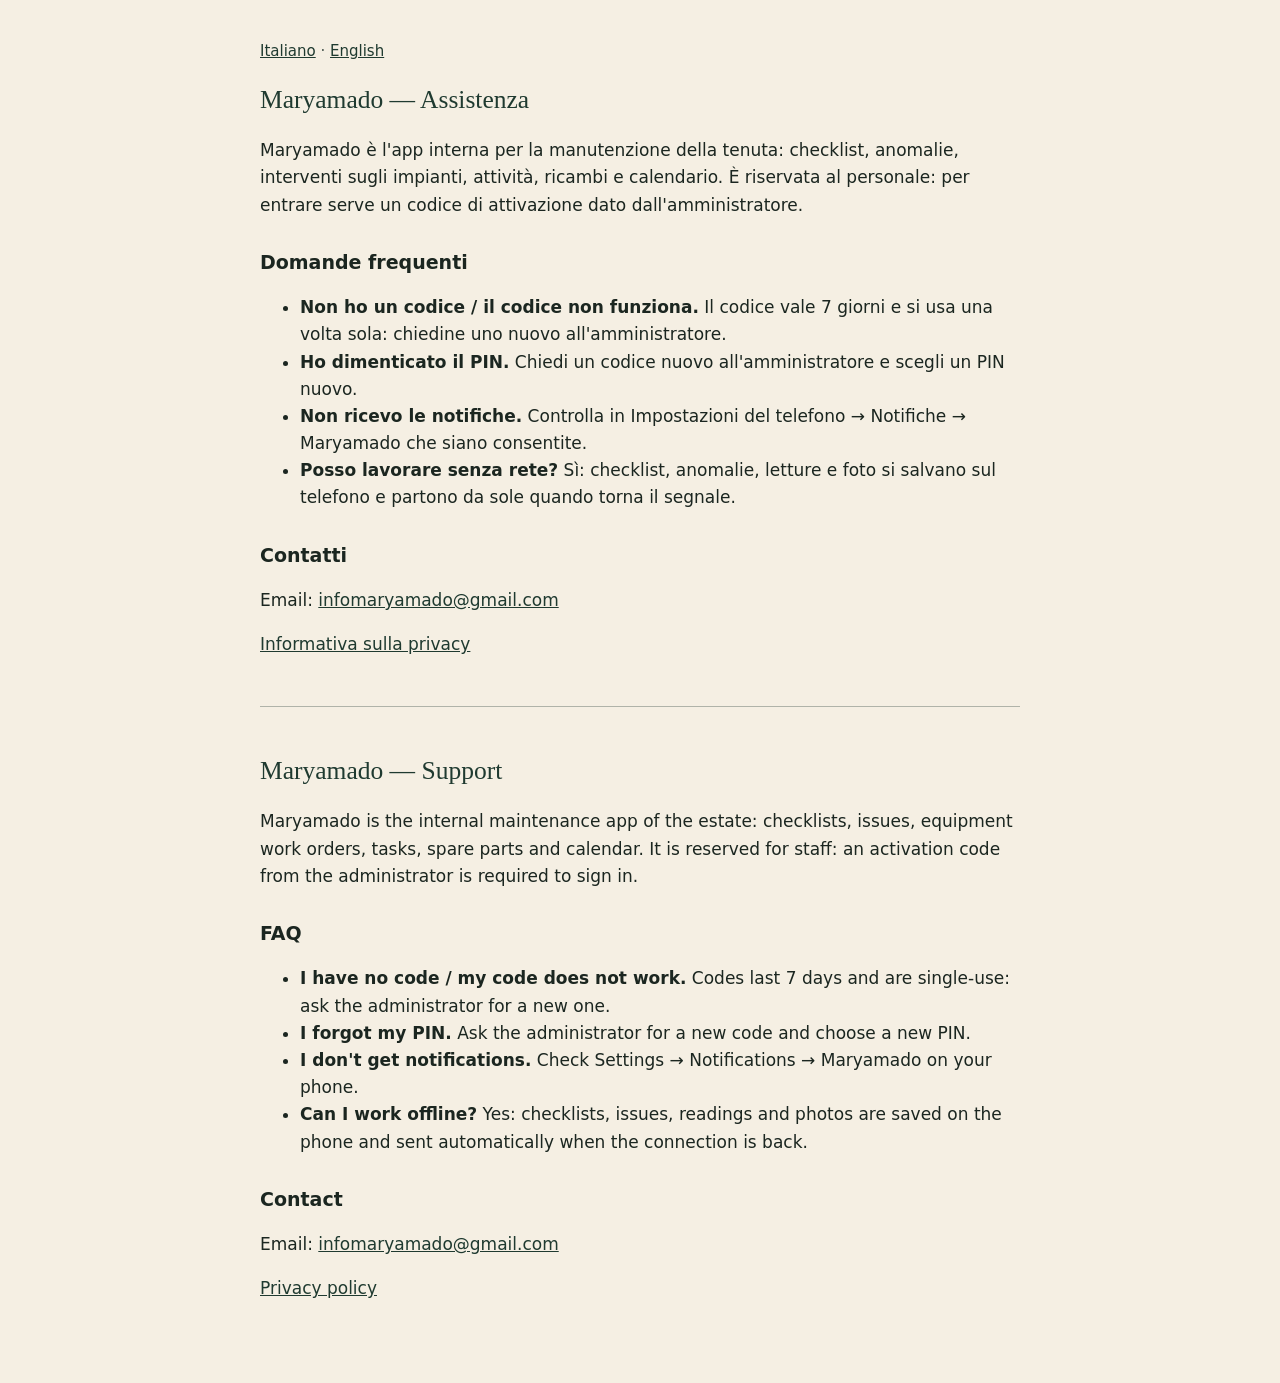
<file: index.html>
<!doctype html>
<html lang="it">
  <head>
    <meta charset="utf-8" />
    <meta name="viewport" content="width=device-width, initial-scale=1" />
    <title>Maryamado — Assistenza / Support</title>
    <link rel="stylesheet" href="stile.css" />
  </head>
  <body>
    <main>
      <p class="lingue"><a href="#it">Italiano</a> · <a href="#en">English</a></p>

      <section id="it">
        <h1>Maryamado — Assistenza</h1>
        <p>
          Maryamado è l'app interna per la manutenzione della tenuta: checklist, anomalie,
          interventi sugli impianti, attività, ricambi e calendario. È riservata al personale: per
          entrare serve un codice di attivazione dato dall'amministratore.
        </p>
        <h2>Domande frequenti</h2>
        <ul>
          <li>
            <strong>Non ho un codice / il codice non funziona.</strong> Il codice vale 7 giorni e si
            usa una volta sola: chiedine uno nuovo all'amministratore.
          </li>
          <li>
            <strong>Ho dimenticato il PIN.</strong> Chiedi un codice nuovo all'amministratore e
            scegli un PIN nuovo.
          </li>
          <li>
            <strong>Non ricevo le notifiche.</strong> Controlla in Impostazioni del telefono →
            Notifiche → Maryamado che siano consentite.
          </li>
          <li>
            <strong>Posso lavorare senza rete?</strong> Sì: checklist, anomalie, letture e foto si
            salvano sul telefono e partono da sole quando torna il segnale.
          </li>
        </ul>
        <h2>Contatti</h2>
        <p>Email: <a href="mailto:infomaryamado@gmail.com">infomaryamado@gmail.com</a></p>
        <p><a href="privacy.html">Informativa sulla privacy</a></p>
      </section>

      <hr />

      <section id="en">
        <h1>Maryamado — Support</h1>
        <p>
          Maryamado is the internal maintenance app of the estate: checklists, issues, equipment
          work orders, tasks, spare parts and calendar. It is reserved for staff: an activation code
          from the administrator is required to sign in.
        </p>
        <h2>FAQ</h2>
        <ul>
          <li>
            <strong>I have no code / my code does not work.</strong> Codes last 7 days and are
            single-use: ask the administrator for a new one.
          </li>
          <li>
            <strong>I forgot my PIN.</strong> Ask the administrator for a new code and choose a new
            PIN.
          </li>
          <li>
            <strong>I don't get notifications.</strong> Check Settings → Notifications → Maryamado
            on your phone.
          </li>
          <li>
            <strong>Can I work offline?</strong> Yes: checklists, issues, readings and photos are
            saved on the phone and sent automatically when the connection is back.
          </li>
        </ul>
        <h2>Contact</h2>
        <p>Email: <a href="mailto:infomaryamado@gmail.com">infomaryamado@gmail.com</a></p>
        <p><a href="privacy.html">Privacy policy</a></p>
      </section>
    </main>
  </body>
</html>
</file>
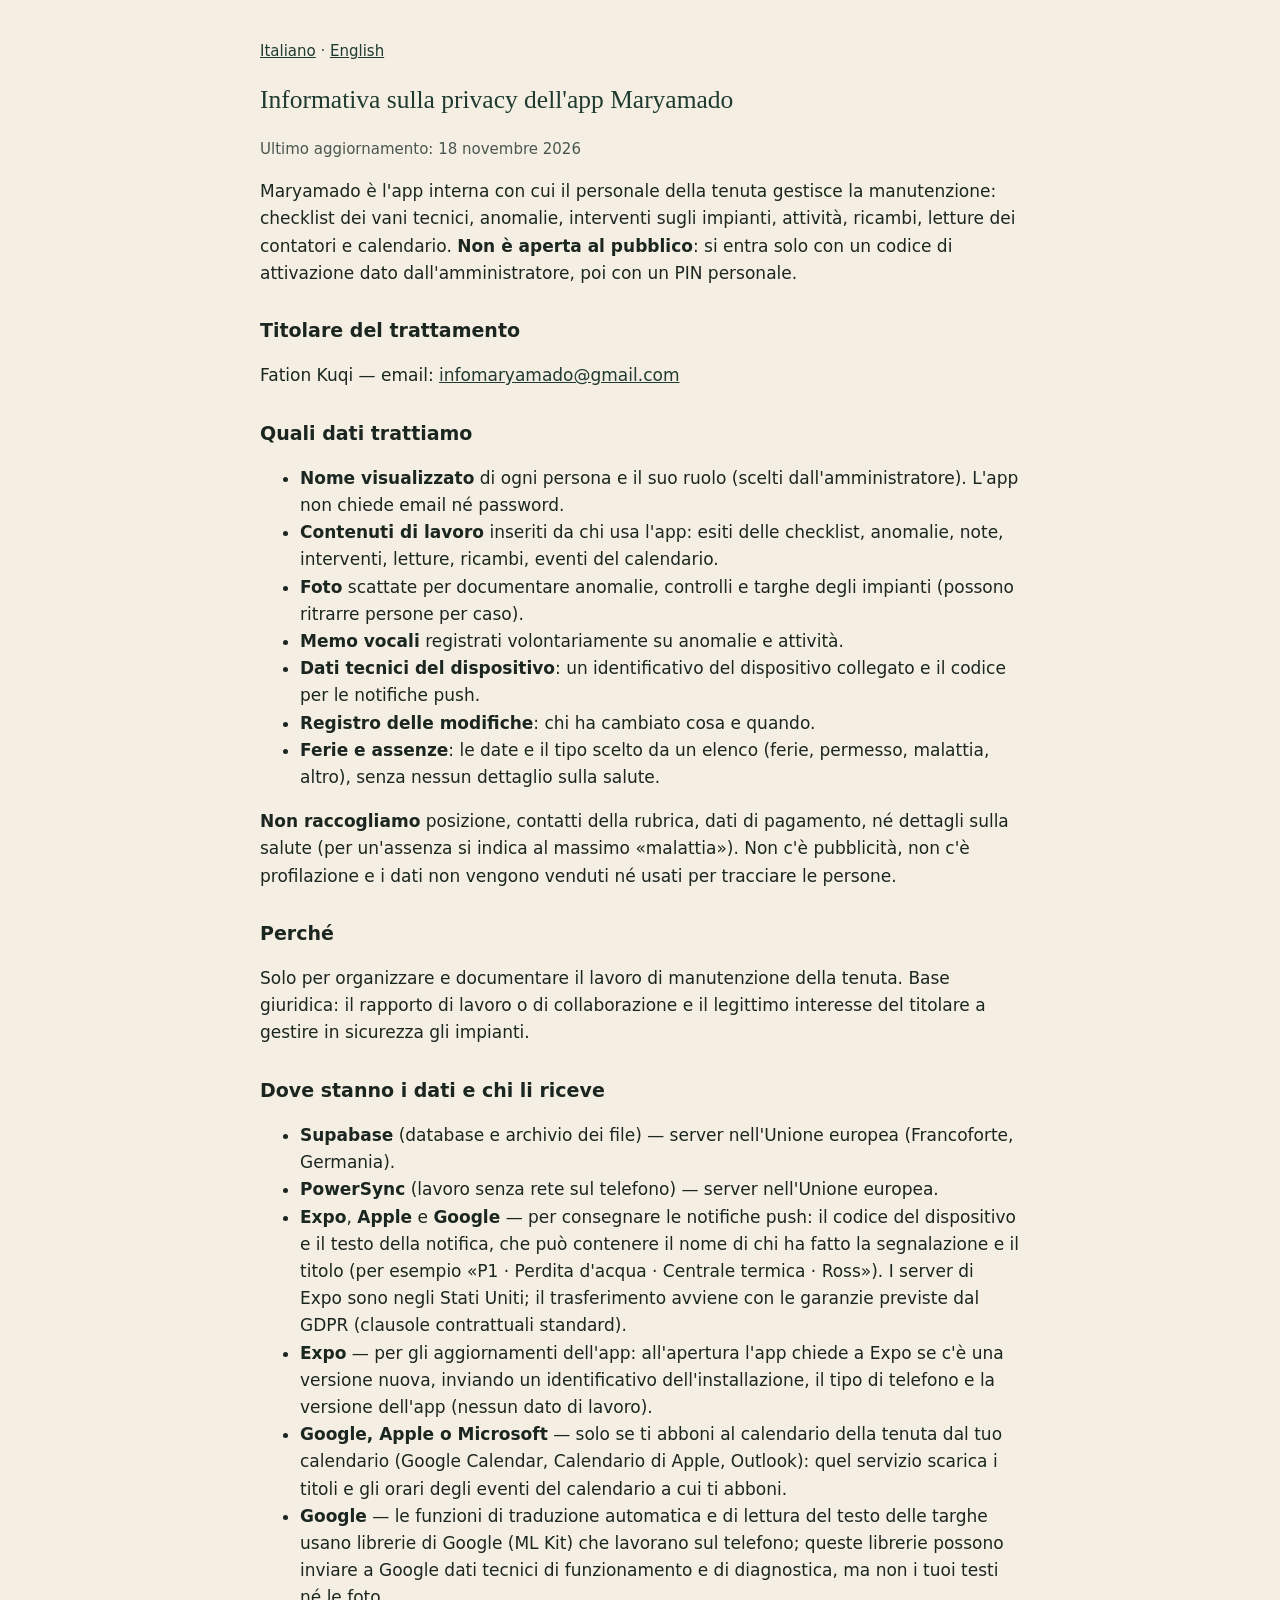
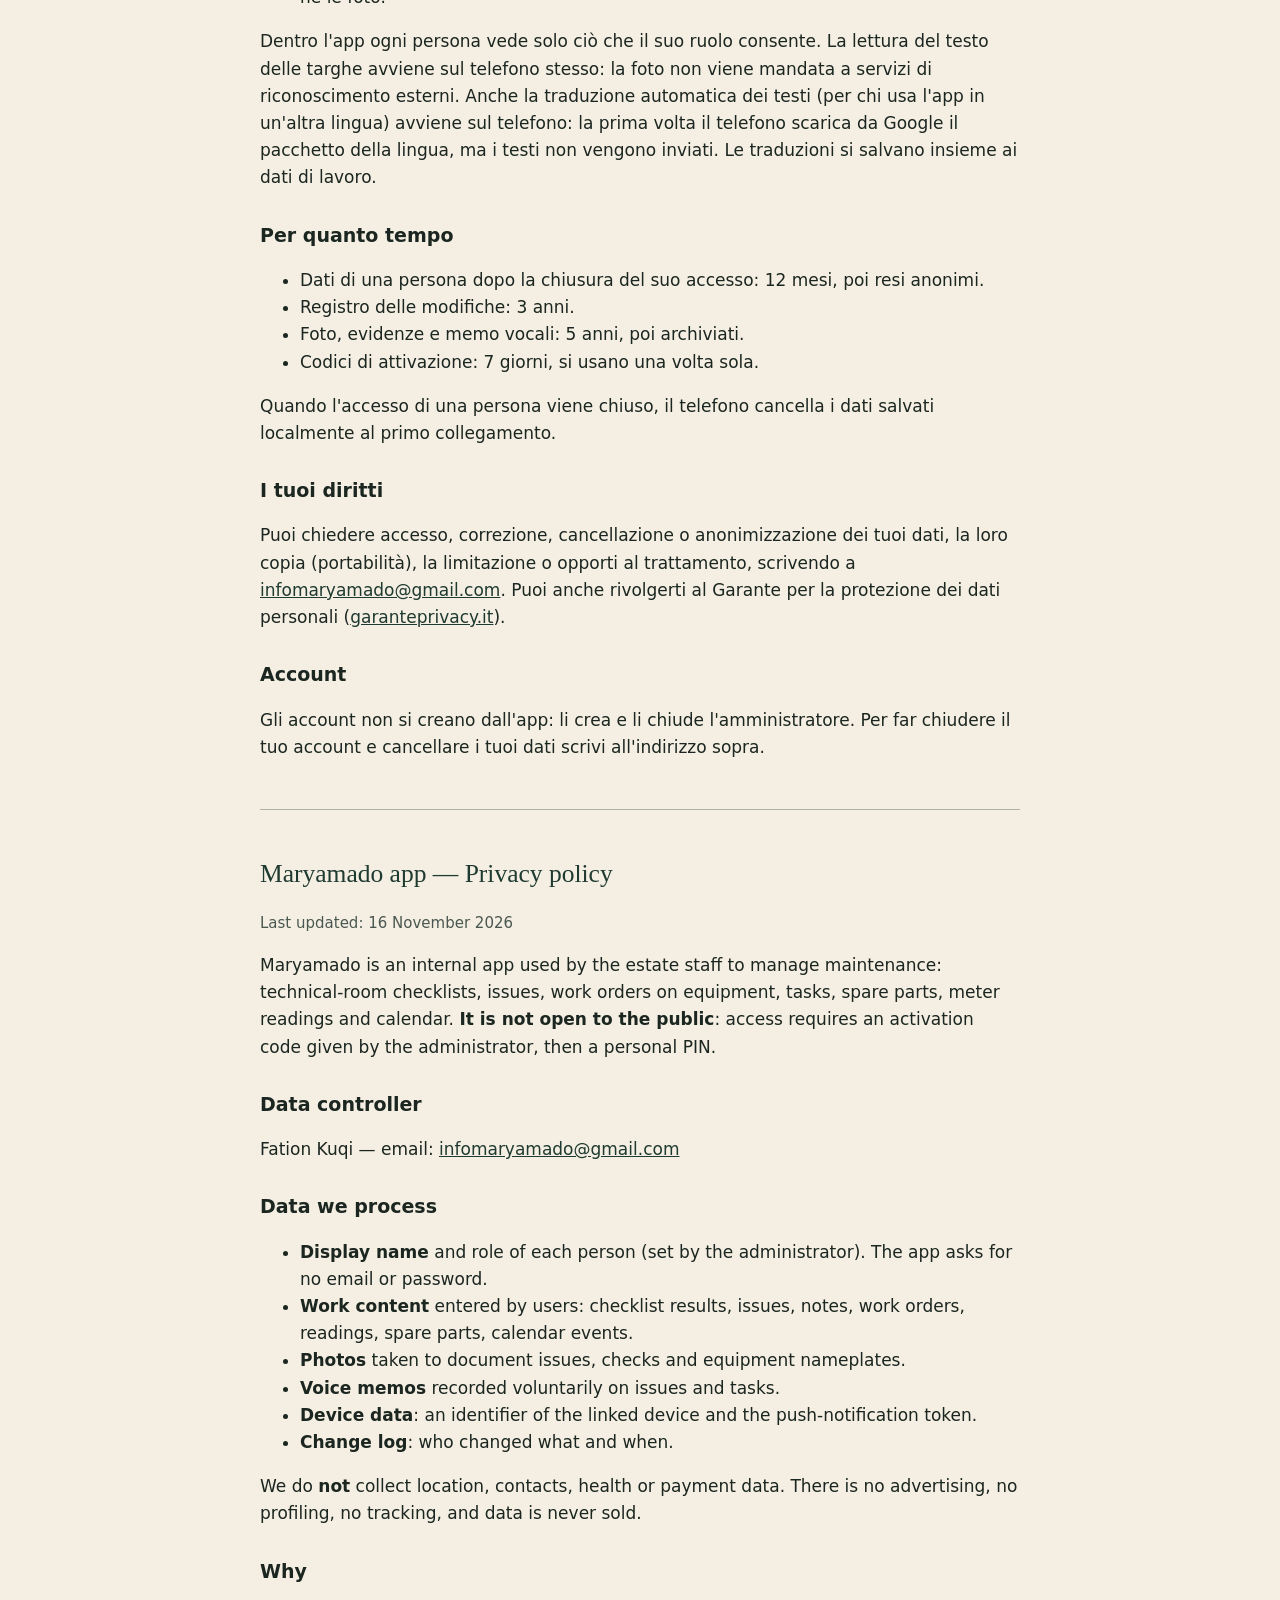
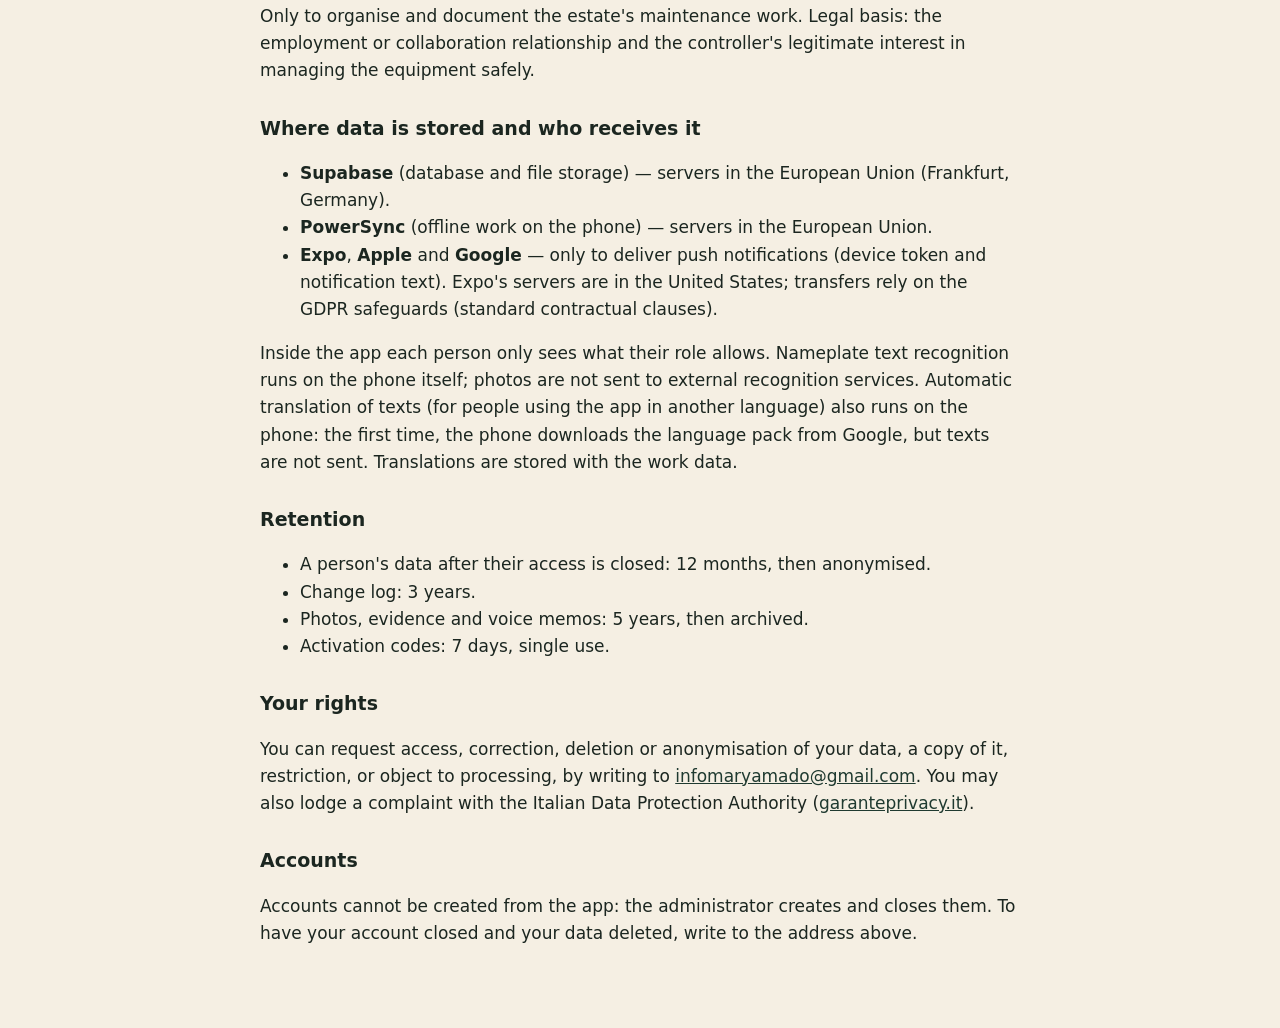
<file: privacy.html>
<!doctype html>
<html lang="it">
  <head>
    <meta charset="utf-8" />
    <meta name="viewport" content="width=device-width, initial-scale=1" />
    <title>Maryamado — Informativa sulla privacy / Privacy policy</title>
    <link rel="stylesheet" href="stile.css" />
  </head>
  <body>
    <main>
      <p class="lingue"><a href="#it">Italiano</a> · <a href="#en">English</a></p>

      <section id="it">
        <h1>Informativa sulla privacy dell'app Maryamado</h1>
        <p class="data">Ultimo aggiornamento: 18 novembre 2026</p>

        <p>
          Maryamado è l'app interna con cui il personale della tenuta gestisce la manutenzione:
          checklist dei vani tecnici, anomalie, interventi sugli impianti, attività, ricambi,
          letture dei contatori e calendario. <strong>Non è aperta al pubblico</strong>: si entra
          solo con un codice di attivazione dato dall'amministratore, poi con un PIN personale.
        </p>

        <h2>Titolare del trattamento</h2>
        <p>
          Fation Kuqi — email:
          <a href="mailto:infomaryamado@gmail.com">infomaryamado@gmail.com</a>
        </p>

        <h2>Quali dati trattiamo</h2>
        <ul>
          <li>
            <strong>Nome visualizzato</strong> di ogni persona e il suo ruolo (scelti
            dall'amministratore). L'app non chiede email né password.
          </li>
          <li>
            <strong>Contenuti di lavoro</strong> inseriti da chi usa l'app: esiti delle checklist,
            anomalie, note, interventi, letture, ricambi, eventi del calendario.
          </li>
          <li>
            <strong>Foto</strong> scattate per documentare anomalie, controlli e targhe degli
            impianti (possono ritrarre persone per caso).
          </li>
          <li><strong>Memo vocali</strong> registrati volontariamente su anomalie e attività.</li>
          <li>
            <strong>Dati tecnici del dispositivo</strong>: un identificativo del dispositivo
            collegato e il codice per le notifiche push.
          </li>
          <li><strong>Registro delle modifiche</strong>: chi ha cambiato cosa e quando.</li>
          <li>
            <strong>Ferie e assenze</strong>: le date e il tipo scelto da un elenco (ferie,
            permesso, malattia, altro), senza nessun dettaglio sulla salute.
          </li>
        </ul>
        <p>
          <strong>Non raccogliamo</strong> posizione, contatti della rubrica, dati di pagamento, né
          dettagli sulla salute (per un'assenza si indica al massimo «malattia»). Non c'è
          pubblicità, non c'è profilazione e i dati non vengono venduti né usati per tracciare le
          persone.
        </p>

        <h2>Perché</h2>
        <p>
          Solo per organizzare e documentare il lavoro di manutenzione della tenuta. Base giuridica:
          il rapporto di lavoro o di collaborazione e il legittimo interesse del titolare a gestire
          in sicurezza gli impianti.
        </p>

        <h2>Dove stanno i dati e chi li riceve</h2>
        <ul>
          <li>
            <strong>Supabase</strong> (database e archivio dei file) — server nell'Unione europea
            (Francoforte, Germania).
          </li>
          <li>
            <strong>PowerSync</strong> (lavoro senza rete sul telefono) — server nell'Unione
            europea.
          </li>
          <li>
            <strong>Expo</strong>, <strong>Apple</strong> e <strong>Google</strong> — per consegnare
            le notifiche push: il codice del dispositivo e il testo della notifica, che può
            contenere il nome di chi ha fatto la segnalazione e il titolo (per esempio «P1 · Perdita
            d'acqua · Centrale termica · Ross»). I server di Expo sono negli Stati Uniti; il
            trasferimento avviene con le garanzie previste dal GDPR (clausole contrattuali
            standard).
          </li>
          <li>
            <strong>Expo</strong> — per gli aggiornamenti dell'app: all'apertura l'app chiede a Expo
            se c'è una versione nuova, inviando un identificativo dell'installazione, il tipo di
            telefono e la versione dell'app (nessun dato di lavoro).
          </li>
          <li>
            <strong>Google, Apple o Microsoft</strong> — solo se ti abboni al calendario della
            tenuta dal tuo calendario (Google Calendar, Calendario di Apple, Outlook): quel servizio
            scarica i titoli e gli orari degli eventi del calendario a cui ti abboni.
          </li>
          <li>
            <strong>Google</strong> — le funzioni di traduzione automatica e di lettura del testo
            delle targhe usano librerie di Google (ML Kit) che lavorano sul telefono; queste
            librerie possono inviare a Google dati tecnici di funzionamento e di diagnostica, ma non
            i tuoi testi né le foto.
          </li>
        </ul>
        <p>
          Dentro l'app ogni persona vede solo ciò che il suo ruolo consente. La lettura del testo
          delle targhe avviene sul telefono stesso: la foto non viene mandata a servizi di
          riconoscimento esterni. Anche la traduzione automatica dei testi (per chi usa l'app in
          un'altra lingua) avviene sul telefono: la prima volta il telefono scarica da Google il
          pacchetto della lingua, ma i testi non vengono inviati. Le traduzioni si salvano insieme
          ai dati di lavoro.
        </p>

        <h2>Per quanto tempo</h2>
        <ul>
          <li>Dati di una persona dopo la chiusura del suo accesso: 12 mesi, poi resi anonimi.</li>
          <li>Registro delle modifiche: 3 anni.</li>
          <li>Foto, evidenze e memo vocali: 5 anni, poi archiviati.</li>
          <li>Codici di attivazione: 7 giorni, si usano una volta sola.</li>
        </ul>
        <p>
          Quando l'accesso di una persona viene chiuso, il telefono cancella i dati salvati
          localmente al primo collegamento.
        </p>

        <h2>I tuoi diritti</h2>
        <p>
          Puoi chiedere accesso, correzione, cancellazione o anonimizzazione dei tuoi dati, la loro
          copia (portabilità), la limitazione o opporti al trattamento, scrivendo a
          <a href="mailto:infomaryamado@gmail.com">infomaryamado@gmail.com</a>. Puoi anche
          rivolgerti al Garante per la protezione dei dati personali (<a
            href="https://www.garanteprivacy.it"
            >garanteprivacy.it</a
          >).
        </p>

        <h2>Account</h2>
        <p>
          Gli account non si creano dall'app: li crea e li chiude l'amministratore. Per far chiudere
          il tuo account e cancellare i tuoi dati scrivi all'indirizzo sopra.
        </p>
      </section>

      <hr />

      <section id="en">
        <h1>Maryamado app — Privacy policy</h1>
        <p class="data">Last updated: 16 November 2026</p>

        <p>
          Maryamado is an internal app used by the estate staff to manage maintenance:
          technical-room checklists, issues, work orders on equipment, tasks, spare parts, meter
          readings and calendar. <strong>It is not open to the public</strong>: access requires an
          activation code given by the administrator, then a personal PIN.
        </p>

        <h2>Data controller</h2>
        <p>
          Fation Kuqi — email:
          <a href="mailto:infomaryamado@gmail.com">infomaryamado@gmail.com</a>
        </p>

        <h2>Data we process</h2>
        <ul>
          <li>
            <strong>Display name</strong> and role of each person (set by the administrator). The
            app asks for no email or password.
          </li>
          <li>
            <strong>Work content</strong> entered by users: checklist results, issues, notes, work
            orders, readings, spare parts, calendar events.
          </li>
          <li>
            <strong>Photos</strong> taken to document issues, checks and equipment nameplates.
          </li>
          <li><strong>Voice memos</strong> recorded voluntarily on issues and tasks.</li>
          <li>
            <strong>Device data</strong>: an identifier of the linked device and the
            push-notification token.
          </li>
          <li><strong>Change log</strong>: who changed what and when.</li>
        </ul>
        <p>
          We do <strong>not</strong> collect location, contacts, health or payment data. There is no
          advertising, no profiling, no tracking, and data is never sold.
        </p>

        <h2>Why</h2>
        <p>
          Only to organise and document the estate's maintenance work. Legal basis: the employment
          or collaboration relationship and the controller's legitimate interest in managing the
          equipment safely.
        </p>

        <h2>Where data is stored and who receives it</h2>
        <ul>
          <li>
            <strong>Supabase</strong> (database and file storage) — servers in the European Union
            (Frankfurt, Germany).
          </li>
          <li>
            <strong>PowerSync</strong> (offline work on the phone) — servers in the European Union.
          </li>
          <li>
            <strong>Expo</strong>, <strong>Apple</strong> and <strong>Google</strong> — only to
            deliver push notifications (device token and notification text). Expo's servers are in
            the United States; transfers rely on the GDPR safeguards (standard contractual clauses).
          </li>
        </ul>
        <p>
          Inside the app each person only sees what their role allows. Nameplate text recognition
          runs on the phone itself; photos are not sent to external recognition services. Automatic
          translation of texts (for people using the app in another language) also runs on the
          phone: the first time, the phone downloads the language pack from Google, but texts are
          not sent. Translations are stored with the work data.
        </p>

        <h2>Retention</h2>
        <ul>
          <li>A person's data after their access is closed: 12 months, then anonymised.</li>
          <li>Change log: 3 years.</li>
          <li>Photos, evidence and voice memos: 5 years, then archived.</li>
          <li>Activation codes: 7 days, single use.</li>
        </ul>

        <h2>Your rights</h2>
        <p>
          You can request access, correction, deletion or anonymisation of your data, a copy of it,
          restriction, or object to processing, by writing to
          <a href="mailto:infomaryamado@gmail.com">infomaryamado@gmail.com</a>. You may also lodge a
          complaint with the Italian Data Protection Authority (<a
            href="https://www.garanteprivacy.it"
            >garanteprivacy.it</a
          >).
        </p>

        <h2>Accounts</h2>
        <p>
          Accounts cannot be created from the app: the administrator creates and closes them. To
          have your account closed and your data deleted, write to the address above.
        </p>
      </section>
    </main>
  </body>
</html>
</file>
<file: stile.css>
:root {
  --sfondo: #f5efe3;
  --testo: #1b2620;
  --verde: #1f3a30;
  --secondario: #4a5750;
}
@media (prefers-color-scheme: dark) {
  :root {
    --sfondo: #0e1813;
    --testo: #f1eadb;
    --verde: #d9a94e;
    --secondario: #b9b3a3;
  }
}
body {
  margin: 0;
  background: var(--sfondo);
  color: var(--testo);
  font:
    17px/1.6 system-ui,
    -apple-system,
    'Segoe UI',
    Roboto,
    sans-serif;
}
main {
  max-width: 760px;
  margin: 0 auto;
  padding: 24px 16px 64px;
}
h1 {
  font-family: Georgia, 'Times New Roman', serif;
  color: var(--verde);
  font-weight: 500;
  line-height: 1.25;
}
h2 {
  font-size: 19px;
  margin-top: 28px;
}
a {
  color: var(--verde);
}
.lingue,
.data {
  color: var(--secondario);
  font-size: 15px;
}
hr {
  border: 0;
  border-top: 1px solid var(--secondario);
  margin: 48px 0;
  opacity: 0.4;
}
</file>
